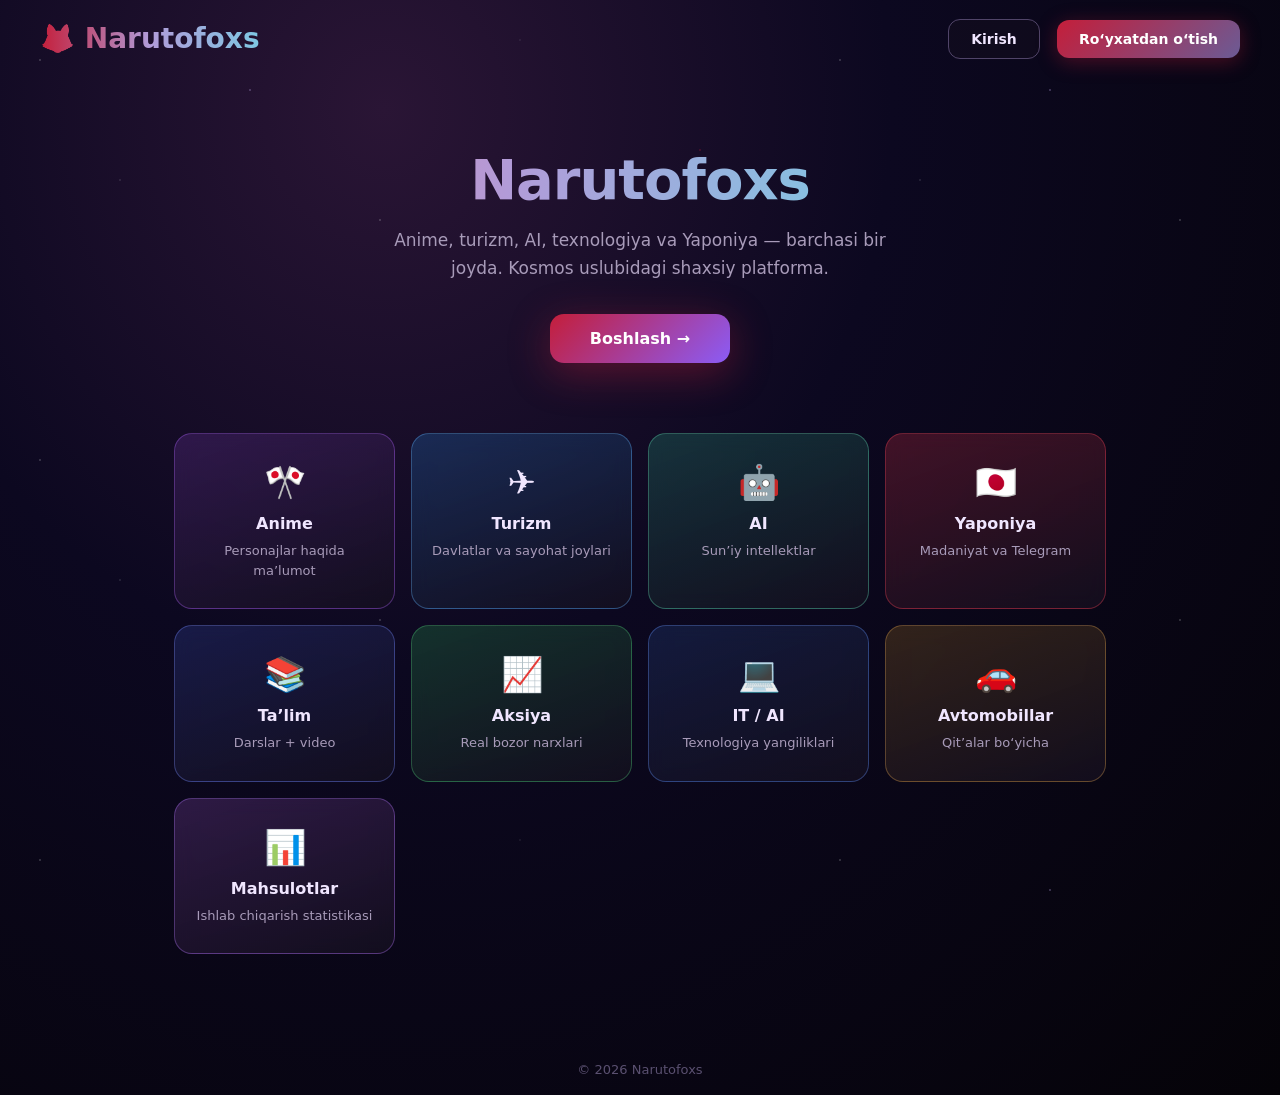
<file: templates/index.html>
<!DOCTYPE html>
<html lang="uz">
<head>
    <meta charset="UTF-8">
    <meta name="viewport" content="width=device-width, initial-scale=1.0">
    <title>Narutofoxs</title>
    <style>
        * { box-sizing: border-box; margin: 0; padding: 0; }
        body {
            min-height: 100vh;
            background: radial-gradient(ellipse at 30% 10%, #2a1535 0%, #0c0820 40%, #050308 100%);
            color: #f0e6ff;
            font-family: system-ui, -apple-system, sans-serif;
            overflow-x: hidden;
        }
        .stars {
            position: fixed; inset: 0; pointer-events: none; z-index: 0;
            background-image:
                radial-gradient(1px 1px at 40px 60px, #fff, transparent),
                radial-gradient(1px 1px at 120px 180px, rgba(255,255,255,0.6), transparent),
                radial-gradient(1.5px 1.5px at 250px 90px, #b19cd9, transparent),
                radial-gradient(1px 1px at 380px 220px, #fff, transparent),
                radial-gradient(1px 1px at 520px 40px, rgba(255,255,255,0.4), transparent),
                radial-gradient(1.2px 1.2px at 700px 150px, #c41e3a, transparent);
            background-size: 800px 400px;
            opacity: 0.55;
        }
        .top {
            position: relative; z-index: 2;
            display: flex; justify-content: space-between; align-items: center;
            padding: 22px 40px;
        }
        .logo {
            font-size: 28px; font-weight: 800;
            background: linear-gradient(90deg, #c41e3a, #b19cd9, #7ec8e3);
            -webkit-background-clip: text; background-clip: text; -webkit-text-fill-color: transparent;
        }
        .auth a {
            margin-left: 12px; padding: 11px 22px; border-radius: 12px;
            text-decoration: none; font-size: 14px; font-weight: 600;
        }
        .auth .login {
            color: #f0e6ff; border: 1px solid rgba(177,156,217,0.4);
            background: rgba(20,15,31,0.5);
        }
        .auth .signup {
            background: linear-gradient(135deg, #c41e3a, #6b5b95);
            color: white;
            box-shadow: 0 4px 20px rgba(196,30,58,0.35);
        }
        .hero {
            position: relative; z-index: 2;
            text-align: center; padding: 70px 20px 30px;
        }
        .hero h1 {
            font-size: 56px; font-weight: 900; margin-bottom: 14px; letter-spacing: -1px;
            background: linear-gradient(100deg, #ff6b8a 0%, #b19cd9 40%, #7ec8e3 70%, #6bffb8 100%);
            -webkit-background-clip: text; background-clip: text; -webkit-text-fill-color: transparent;
        }
        .hero p {
            font-size: 17px; color: #a89bb9; max-width: 540px; margin: 0 auto 32px; line-height: 1.65;
        }
        .hero .cta {
            display: inline-block; padding: 15px 40px;
            background: linear-gradient(135deg, #c41e3a, #8b5cf6);
            color: white; text-decoration: none; border-radius: 14px;
            font-size: 16px; font-weight: 700;
            box-shadow: 0 10px 40px rgba(196,30,58,0.4);
            transition: 0.25s;
        }
        .hero .cta:hover { transform: translateY(-2px); box-shadow: 0 14px 45px rgba(196,30,58,0.5); }
        .features {
            position: relative; z-index: 2;
            display: grid;
            grid-template-columns: repeat(auto-fit, minmax(210px, 1fr));
            gap: 16px; max-width: 980px; margin: 40px auto; padding: 0 24px 50px;
        }
        .feat {
            border-radius: 18px; padding: 28px 20px; text-align: center;
            text-decoration: none; color: inherit;
            border: 1px solid transparent;
            transition: 0.28s; backdrop-filter: blur(10px);
        }
        .feat:hover { transform: translateY(-6px); }
        .feat .icon { font-size: 34px; margin-bottom: 12px; }
        .feat h3 { font-size: 16px; margin-bottom: 8px; color: #f0e6ff; }
        .feat p { font-size: 13px; color: #a89bb9; line-height: 1.5; }

        /* Bo'lim ranglari */
        .feat-anime {
            background: linear-gradient(160deg, rgba(80,40,120,0.45), rgba(20,15,31,0.85));
            border-color: rgba(177,100,255,0.35);
        }
        .feat-anime:hover { box-shadow: 0 12px 35px rgba(140,80,255,0.25); border-color: #b19cd9; }

        .feat-tourism {
            background: linear-gradient(160deg, rgba(30,80,140,0.45), rgba(20,15,31,0.85));
            border-color: rgba(100,180,255,0.35);
        }
        .feat-tourism:hover { box-shadow: 0 12px 35px rgba(80,160,255,0.25); border-color: #64b4ff; }

        .feat-ai {
            background: linear-gradient(160deg, rgba(30,100,90,0.45), rgba(20,15,31,0.85));
            border-color: rgba(100,220,180,0.35);
        }
        .feat-ai:hover { box-shadow: 0 12px 35px rgba(80,200,160,0.25); border-color: #64dcb4; }

        .feat-japan {
            background: linear-gradient(160deg, rgba(120,30,50,0.5), rgba(20,15,31,0.85));
            border-color: rgba(220,60,80,0.4);
        }
        .feat-japan:hover { box-shadow: 0 12px 35px rgba(196,30,58,0.3); border-color: #c41e3a; }

        .feat-edu {
            background: linear-gradient(160deg, rgba(40,50,120,0.45), rgba(20,15,31,0.85));
            border-color: rgba(120,140,255,0.35);
        }
        .feat-edu:hover { box-shadow: 0 12px 35px rgba(100,120,255,0.25); border-color: #788cff; }

        .feat-stocks {
            background: linear-gradient(160deg, rgba(30,100,60,0.45), rgba(20,15,31,0.85));
            border-color: rgba(80,200,120,0.35);
        }
        .feat-stocks:hover { box-shadow: 0 12px 35px rgba(60,180,100,0.25); border-color: #50c878; }

        .feat-news {
            background: linear-gradient(160deg, rgba(30,50,100,0.45), rgba(20,15,31,0.85));
            border-color: rgba(100,150,255,0.35);
        }
        .feat-news:hover { box-shadow: 0 12px 35px rgba(80,130,255,0.25); border-color: #6496ff; }

        .feat-cars {
            background: linear-gradient(160deg, rgba(100,70,30,0.45), rgba(20,15,31,0.85));
            border-color: rgba(220,160,80,0.35);
        }
        .feat-cars:hover { box-shadow: 0 12px 35px rgba(200,140,60,0.25); border-color: #dca050; }

        .feat-products {
            background: linear-gradient(160deg, rgba(90,50,120,0.45), rgba(20,15,31,0.85));
            border-color: rgba(180,120,255,0.35);
        }
        .feat-products:hover { box-shadow: 0 12px 35px rgba(160,100,255,0.25); border-color: #b478ff; }

        .footer {
            position: relative; z-index: 2;
            text-align: center; padding: 18px; color: #5a5070; font-size: 13px;
        }
    </style>
</head>
<body>
    <div class="stars"></div>

    <div class="top">
        <div class="logo">🦊 Narutofoxs</div>
        <div class="auth">
            <a href="/login" class="login">Kirish</a>
            <a href="/register" class="signup">Ro‘yxatdan o‘tish</a>
        </div>
    </div>

    <div class="hero">
        <h1>Narutofoxs</h1>
        <p>Anime, turizm, AI, texnologiya va Yaponiya — barchasi bir joyda. Kosmos uslubidagi shaxsiy platforma.</p>
        <a href="/login" class="cta">Boshlash →</a>
    </div>

    <div class="features">
        <a href="/anime" class="feat feat-anime">
            <div class="icon">🎌</div>
            <h3>Anime</h3>
            <p>Personajlar haqida ma’lumot</p>
        </a>
        <a href="/tourism" class="feat feat-tourism">
            <div class="icon">✈️</div>
            <h3>Turizm</h3>
            <p>Davlatlar va sayohat joylari</p>
        </a>
        <a href="/ai" class="feat feat-ai">
            <div class="icon">🤖</div>
            <h3>AI</h3>
            <p>Sun’iy intellektlar</p>
        </a>
        <a href="/japan" class="feat feat-japan">
            <div class="icon">🇯🇵</div>
            <h3>Yaponiya</h3>
            <p>Madaniyat va Telegram</p>
        </a>
        <a href="/education" class="feat feat-edu">
            <div class="icon">📚</div>
            <h3>Ta’lim</h3>
            <p>Darslar + video</p>
        </a>
        <a href="/stocks" class="feat feat-stocks">
            <div class="icon">📈</div>
            <h3>Aksiya</h3>
            <p>Real bozor narxlari</p>
        </a>
        <a href="/news" class="feat feat-news">
            <div class="icon">💻</div>
            <h3>IT / AI</h3>
            <p>Texnologiya yangiliklari</p>
        </a>
        <a href="/cars" class="feat feat-cars">
            <div class="icon">🚗</div>
            <h3>Avtomobillar</h3>
            <p>Qit’alar bo‘yicha</p>
        </a>
        <a href="/products" class="feat feat-products">
            <div class="icon">📊</div>
            <h3>Mahsulotlar</h3>
            <p>Ishlab chiqarish statistikasi</p>
        </a>
    </div>

    <div class="footer">© 2026 Narutofoxs</div>
</body>
</html>
</file>
